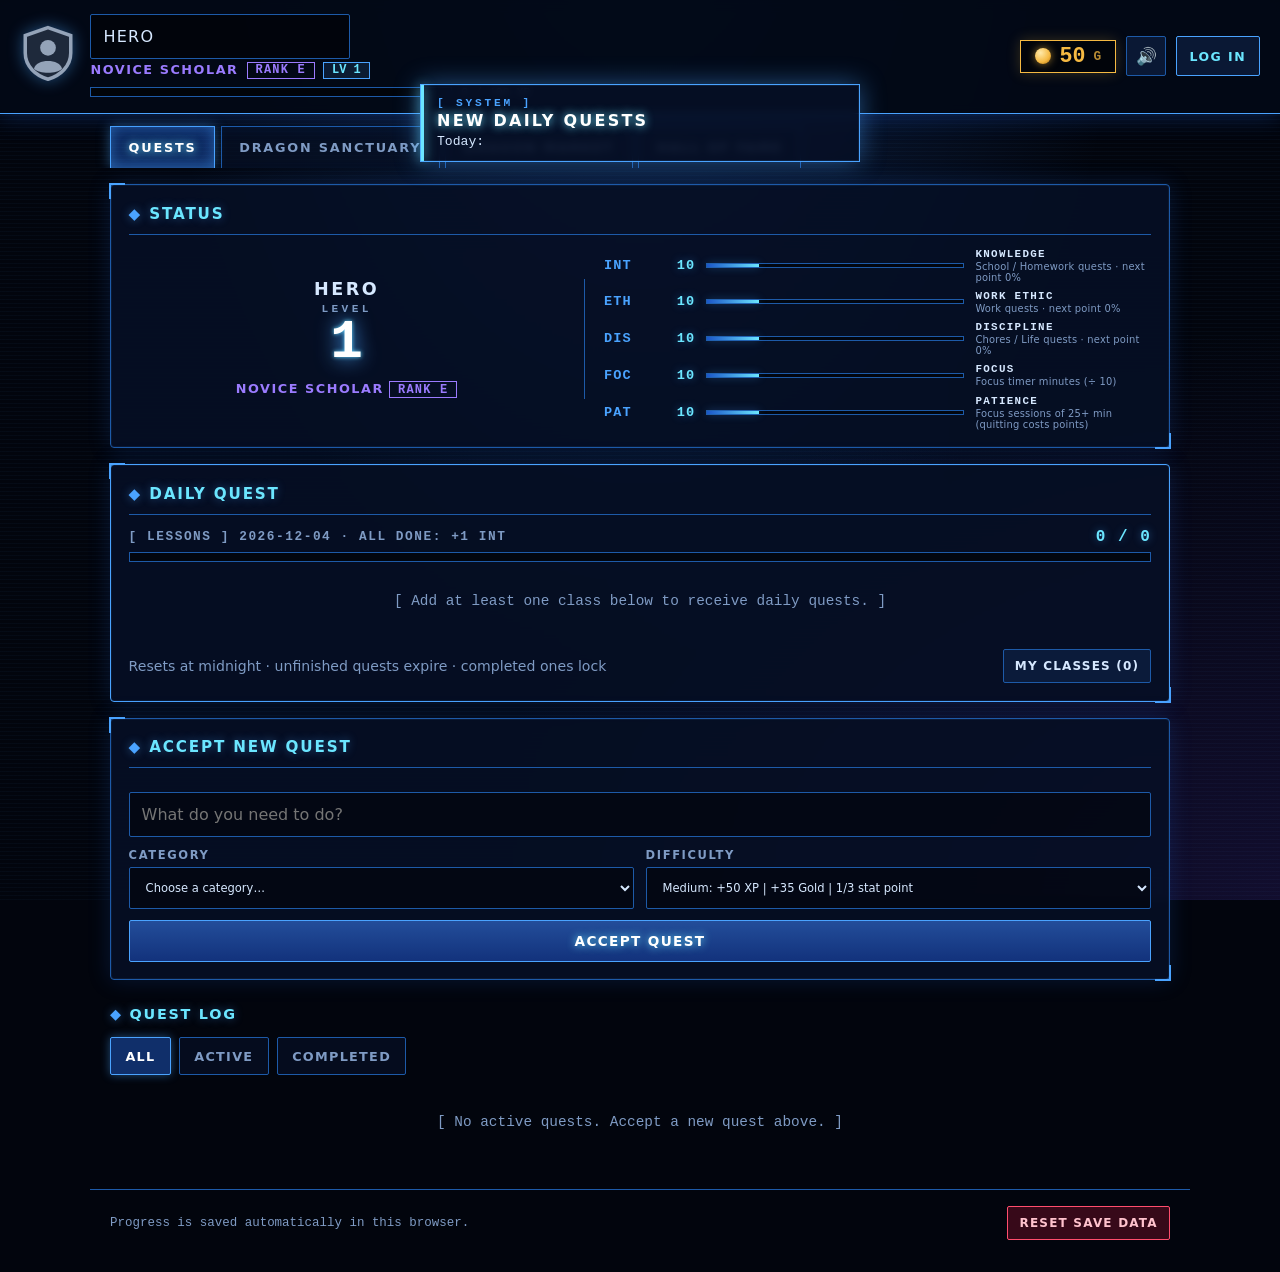
<file: index.html>
<!DOCTYPE html>
<html lang="en">
<head>
  <meta charset="UTF-8">
  <meta name="viewport" content="width=device-width, initial-scale=1">
  <title>Dragon Quest: Tasks &amp; Focus</title>
  <link rel="stylesheet" href="css/styles.css">
</head>
<body>

  <!-- ===== HEADER: player profile + currency ===== -->
  <header class="app-header">
    <div class="profile">
      <div id="avatar" class="avatar" aria-hidden="true"></div>
      <div class="profile-text">
        <input id="playerName" class="name-input" type="text" maxlength="20" aria-label="Player name" spellcheck="false">
        <div class="profile-sub">
          <span id="playerTitle" class="title-badge"></span>
          <span id="playerRank" class="rank-badge"></span>
          <span id="playerLevel" class="level-badge"></span>
        </div>
        <div class="xp-wrap" title="Experience">
          <div class="bar"><div id="xpFill" class="bar-fill"></div></div>
          <span id="xpText" class="bar-label"></span>
        </div>
      </div>
    </div>
    <div class="header-right">
      <div class="gold-counter" title="Gold">
        <span class="coin" aria-hidden="true"></span>
        <span id="goldValue">0</span>
      </div>
      <button id="muteBtn" class="icon-btn" type="button" aria-label="Toggle sound">🔊</button>
      <button id="accountBtn" class="account-btn" type="button" aria-label="Account">LOG IN</button>
    </div>
  </header>

  <!-- ===== NAVIGATION ===== -->
  <nav class="tabs" role="tablist">
    <button class="tab active" data-tab="quests" role="tab" type="button">Quests</button>
    <button class="tab" data-tab="sanctuary" role="tab" type="button">Dragon Sanctuary</button>
    <button class="tab" data-tab="market" role="tab" type="button">Dragon Market</button>
    <button class="tab" data-tab="hall" role="tab" type="button">Hall of Fame</button>
  </nav>

  <main>
    <!-- ===== MODULE B: QUEST BOARD ===== -->
    <section id="tab-quests" class="panel active">
      <!-- Status window: rendered by renderStatus() in tasks.js -->
      <div id="statusWindow" class="card status-window"></div>

      <!-- Daily quests: rendered by renderDaily() in daily.js -->
      <div id="dailyWindow" class="card daily-window"></div>

      <form id="taskForm" class="card task-form" autocomplete="off">
        <h2>Accept New Quest</h2>
        <input id="taskTitle" type="text" maxlength="100" placeholder="What do you need to do?" required aria-label="Task name">
        <div class="form-row">
          <label>Category
            <select id="taskCategory" required>
              <option value="" selected disabled>Choose a category…</option>
              <option value="Homework">School / Homework → trains Knowledge</option>
              <option value="Work">Work → trains Work Ethic</option>
              <option value="Personal">Chores / Life → trains Discipline</option>
            </select>
          </label>
          <label>Difficulty
            <select id="taskDifficulty">
              <option value="Easy">Easy: +25 XP | +15 Gold | 1/5 stat point</option>
              <option value="Medium" selected>Medium: +50 XP | +35 Gold | 1/3 stat point</option>
              <option value="Hard">Hard: +100 XP | +75 Gold | +1 stat point</option>
            </select>
          </label>
        </div>
        <button class="btn primary" type="submit">Accept Quest</button>
      </form>

      <h2 class="section-title">Quest Log</h2>
      <div class="filters" role="group" aria-label="Filter quests">
        <button class="chip active" data-filter="all" type="button">All</button>
        <button class="chip" data-filter="active" type="button">Active</button>
        <button class="chip" data-filter="completed" type="button">Completed</button>
      </div>
      <ul id="taskList" class="task-list"></ul>
    </section>

    <!-- ===== MODULE C: DRAGON SANCTUARY ===== -->
    <section id="tab-sanctuary" class="panel">
      <div class="sanctuary-grid">
        <div class="card dragon-card">
          <div id="dragonStage" class="dragon-stage"></div>
          <input id="dragonName" class="name-input center" type="text" maxlength="20" aria-label="Dragon name" spellcheck="false">
          <div id="dragonMeta" class="dragon-meta"></div>
          <div class="growth-wrap">
            <div class="bar tall"><div id="growthFill" class="bar-fill"></div></div>
            <div class="growth-text"><span id="growthText"></span><span id="speedText"></span></div>
          </div>
          <div id="adultBanner" class="banner hidden">
            Your dragon is fully grown! You can now archive it to the Hall of Fame and purchase a New Egg in the Dragon Market.
          </div>
        </div>

        <div class="card timer-card">
          <h2>Focus Timer</h2>
          <div id="clock" class="clock">25:00</div>
          <div id="presets" class="presets">
            <button class="chip" data-min="15" type="button">15 min</button>
            <button class="chip active" data-min="25" type="button">25 min</button>
            <button class="chip" data-min="45" type="button">45 min</button>
            <button class="chip" data-min="60" type="button">60 min</button>
          </div>
          <label class="custom-min">Custom minutes (1–180)
            <input id="customMin" type="number" min="1" max="180" step="1" placeholder="e.g. 30">
          </label>
          <div class="controls">
            <button id="startBtn" class="btn primary" type="button">Start Focus</button>
            <button id="pauseBtn" class="btn" type="button">Pause</button>
            <button id="abandonBtn" class="btn danger" type="button">Abandon Session</button>
          </div>
          <div id="sessionNote" class="note"></div>
          <div class="items-row">
            <span id="itemBerry" class="item-pill"></span>
            <button id="usePotionBtn" class="btn small" type="button"></button>
          </div>
        </div>
      </div>
    </section>

    <!-- ===== MODULE D: DRAGON MARKET ===== -->
    <section id="tab-market" class="panel"><div id="marketRoot"></div></section>

    <!-- ===== MODULE E: HALL OF FAME ===== -->
    <section id="tab-hall" class="panel"><div id="hallRoot"></div></section>
  </main>

  <footer class="app-footer">
    <span>Progress is saved automatically in this browser.</span>
    <button id="resetBtn" class="btn danger small" type="button">Reset Save Data</button>
  </footer>

  <!-- Overlays -->
  <div id="notifyLayer" class="notify-layer" aria-live="polite"></div>
  <div id="floatLayer" class="float-layer" aria-live="polite"></div>
  <div id="modalRoot"></div>

  <!-- Classic scripts (no modules) so this file works when opened directly. Order matters. -->
  <script src="js/state.js"></script>
  <script src="js/audio.js"></script>
  <script src="js/ui.js"></script>
  <script src="js/dragon.js"></script>
  <script src="js/tasks.js"></script>
  <script src="js/daily.js"></script>
  <script src="js/timer.js"></script>
  <script src="js/shop.js"></script>
  <script src="js/hall.js"></script>
  <!-- Accounts + cloud saves (optional; guest play works without them) -->
  <script src="vendor/supabase/supabase.js"></script>
  <script src="js/supabase-config.js"></script>
  <script src="js/auth.js"></script>
  <script src="js/main.js"></script>
</body>
</html>
</file>
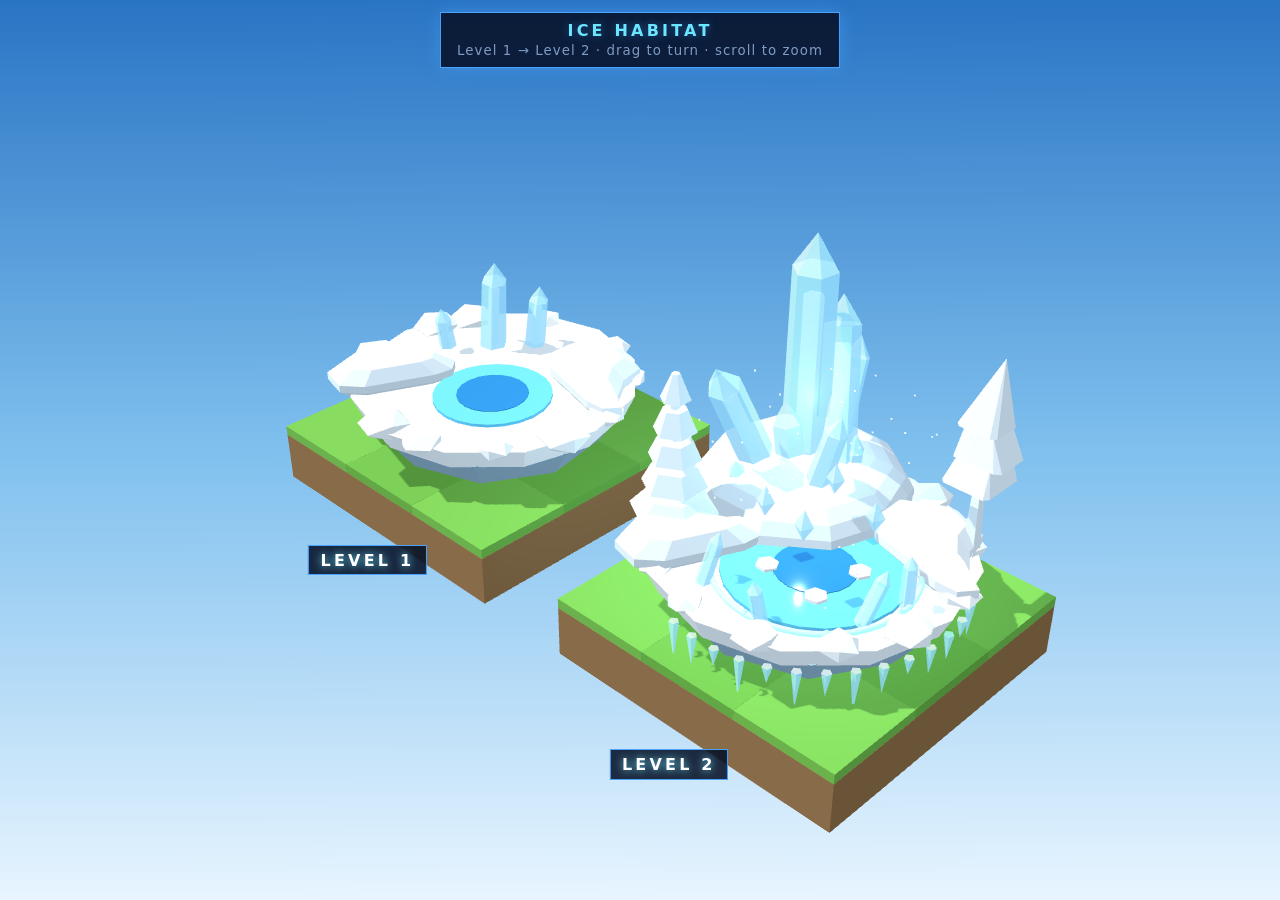
<file: concepts/habitat-preview.html>
<!DOCTYPE html>
<html lang="en">
<head>
<meta charset="UTF-8">
<meta name="viewport" content="width=device-width, initial-scale=1, maximum-scale=1">
<title>Habitat Preview</title>
<style>
  /* Preview page: one element habitat at upgrade levels 1 and 2, side by side.
     Same look as the village (sky, grass plots, System HUD). Drag to turn, scroll to zoom. */
  :root { --panel: rgba(6,16,38,.88); --line-hi: #4aa3ff; --text: #d6e8ff; --muted: #7f9bc4; --cyan: #6be6ff; --glow: rgba(74,163,255,.45); }
  html, body { margin: 0; height: 100%; overflow: hidden; font-family: "Bahnschrift", "Segoe UI", system-ui, sans-serif; color: var(--text); background: #6fb6ea; }
  canvas { display: block; touch-action: none; }
  .win { position: fixed; background: var(--panel); border: 1px solid var(--line-hi); box-shadow: 0 0 16px var(--glow); }
  .title { top: 12px; left: 50%; transform: translateX(-50%); padding: .5rem 1rem; text-align: center; }
  .title b { display: block; color: var(--cyan); letter-spacing: .2em; text-transform: uppercase; text-shadow: 0 0 10px var(--glow); }
  .title small { color: var(--muted); letter-spacing: .08em; }
  .tag { position: fixed; padding: .3rem .7rem; font-weight: 800; letter-spacing: .2em; color: #fff; background: var(--panel); border: 1px solid var(--line-hi); text-shadow: 0 0 8px var(--cyan); transform: translate(-50%, 0); pointer-events: none; }
  .loading { position: fixed; inset: 0; display: grid; place-content: center; background: #02050d; color: var(--cyan); letter-spacing: .3em; font-weight: 700; z-index: 10; }
</style>
</head>
<body>
<div class="loading" id="loading">[ SYSTEM ] LOADING…</div>
<div class="win title"><b>Ice Habitat</b><small>Level 1 → Level 2 · drag to turn · scroll to zoom</small></div>
<div class="tag" id="tag1">LEVEL 1</div>
<div class="tag" id="tag2">LEVEL 2</div>

<script src="../vendor/three/three.min.js"></script>
<script src="../vendor/three/OrbitControls.js"></script>
<script src="../vendor/three/GLTFLoader.js"></script>
<script src="../assets/model-pack.js"></script>
<script>
/* ============================ Shared setup (same conventions as village-3d.html) ============================ */
function col(hex) { return new THREE.Color(hex).convertSRGBToLinear(); }
var renderer = new THREE.WebGLRenderer({ antialias: true });
renderer.setPixelRatio(Math.min(devicePixelRatio, 2)); renderer.setSize(innerWidth, innerHeight);
renderer.shadowMap.enabled = true; renderer.shadowMap.type = THREE.PCFSoftShadowMap; renderer.outputEncoding = THREE.sRGBEncoding;
document.body.prepend(renderer.domElement);
var scene = new THREE.Scene();
scene.background = (function () {
  var c = document.createElement('canvas'); c.width = 4; c.height = 512;
  var x = c.getContext('2d'), g = x.createLinearGradient(0, 0, 0, 512);
  g.addColorStop(0, '#2a74c4'); g.addColorStop(0.5, '#7fc0ee'); g.addColorStop(1, '#e8f5ff');
  x.fillStyle = g; x.fillRect(0, 0, 4, 512); var t = new THREE.CanvasTexture(c); t.encoding = THREE.sRGBEncoding; return t;
})();
var camera = new THREE.PerspectiveCamera(32, innerWidth / innerHeight, 0.1, 200);
camera.position.set(8.5, 8.2, 8.5);
var controls = new THREE.OrbitControls(camera, renderer.domElement);
controls.target.set(0, 0.6, 0); controls.enableDamping = true; controls.enablePan = false;
controls.minDistance = 5; controls.maxDistance = 20; controls.maxPolarAngle = 1.3;
controls.autoRotate = true; controls.autoRotateSpeed = 0.6;
scene.add(new THREE.HemisphereLight('#e2f2ff', '#8a9aa6', 0.8));
var sun = new THREE.DirectionalLight('#fff1d6', 1.05); sun.position.set(-6, 12, 5); sun.castShadow = true;
sun.shadow.mapSize.set(2048, 2048); Object.assign(sun.shadow.camera, { left: -6, right: 6, top: 6, bottom: -6 }); sun.shadow.bias = -0.0006; sun.shadow.normalBias = 0.02;
scene.add(sun);

var KIT = {}, ANIMS = [];
var PALETTE = { leafsGreen: '#4f9e3a', leafsDark: '#2f6e34', grass: '#5fae45', woodBark: '#7a5232', woodBarkDark: '#5e3d26', dirt: '#8a6a45', stone: '#a3a8aa', stoneDark: '#767d80' };
function loadKits(done) {
  var pack = window.MODEL_PACK, keys = Object.keys(pack.glb), left = keys.length, manager = new THREE.LoadingManager();
  manager.setURLModifier(function (url) { for (var k in pack.tex) if (url.slice(-k.length) === k) return pack.tex[k]; return url; });
  var loader = new THREE.GLTFLoader(manager);
  keys.forEach(function (key) {
    var bin = atob(pack.glb[key]), buf = new Uint8Array(bin.length); for (var i = 0; i < bin.length; i++) buf[i] = bin.charCodeAt(i);
    loader.parse(buf.buffer, key.split('/')[0] + '/', function (gltf) {
      gltf.scene.traverse(function (o) { if (o.isMesh) { o.castShadow = o.receiveShadow = true; o.material.metalness = 0; o.material.roughness = Math.max(0.7, o.material.roughness); if (PALETTE[o.material.name]) o.material.color.copy(col(PALETTE[o.material.name])); } });
      KIT[key.split('/')[1]] = gltf.scene; if (--left === 0) done();
    }, function () { if (--left === 0) done(); });
  });
}
function kit(name, x, y, z, rot, scale, parent) {
  var o = KIT[name].clone(true); o.position.set(x, y, z); o.rotation.y = rot || 0;
  if (scale) typeof scale === 'number' ? o.scale.setScalar(scale) : o.scale.set(scale[0], scale[1], scale[2]);
  parent.add(o); return o;
}
function tint(o, color) { o.traverse(function (m) { if (m.isMesh) { m.material = m.material.clone(); m.material.color.copy(col(color)); } }); return o; }
function mesh(geo, mat, x, y, z, parent) { var m = new THREE.Mesh(geo, mat); m.position.set(x, y, z); m.castShadow = m.receiveShadow = true; parent.add(m); return m; }
var rng = (function (s) { return function () { s |= 0; s = s + 0x6D2B79F5 | 0; var t = Math.imul(s ^ s >>> 15, 1 | s); t = t + Math.imul(t ^ t >>> 7, 61 | t) ^ t; return ((t ^ t >>> 14) >>> 0) / 4294967296; }; })(5);

/* ============================ ICE HABITAT ============================
   Own design inspired by "ice crystals around a frozen pool on a snowy base".
   Footprint: 3x3 tiles (radius ~1.5). Level 2 is built ON TOP of level 1 (upgrades add layers). */
var MAT = {
  snow: new THREE.MeshStandardMaterial({ color: col('#e9f3fb'), emissive: col('#cfe8ff'), emissiveIntensity: 0.04, roughness: 0.9, flatShading: true }),
  snowShade: new THREE.MeshStandardMaterial({ color: col('#d8ebfa'), roughness: 0.9, flatShading: true }),
  iceRock: new THREE.MeshStandardMaterial({ color: col('#8fb2c9'), roughness: 0.8, flatShading: true }),
  crystal: new THREE.MeshStandardMaterial({ color: col('#bfefff'), emissive: col('#3fb6f0'), emissiveIntensity: 0.45, roughness: 0.08, metalness: 0.1, transparent: true, opacity: 0.82, flatShading: true }),
  core: new THREE.MeshStandardMaterial({ color: col('#e9fbff'), emissive: col('#8fe3ff'), emissiveIntensity: 0.9, roughness: 0.2, flatShading: true }),
  pool: new THREE.MeshStandardMaterial({ color: col('#6fd0f5'), emissive: col('#1f8fc8'), emissiveIntensity: 0.45, roughness: 0.05, metalness: 0.2 }),
  poolDeep: new THREE.MeshStandardMaterial({ color: col('#2a7fc0'), emissive: col('#164f8a'), emissiveIntensity: 0.4, roughness: 0.1 }),
  rune: new THREE.MeshStandardMaterial({ color: col('#9ff0ff'), emissive: col('#6be6ff'), emissiveIntensity: 1.4, roughness: 0.3 })
};

// Hexagonal ice crystal: glassy prism + pointed tip + glowing inner core.
function iceCrystal(h, r, parent, x, z, tiltX, tiltZ) {
  var g = new THREE.Group(); g.position.set(x, 0, z); g.rotation.set(tiltX || 0, rng() * Math.PI, tiltZ || 0); parent.add(g);
  mesh(new THREE.CylinderGeometry(r, r * 1.08, h, 6), MAT.crystal, 0, h / 2, 0, g);
  mesh(new THREE.ConeGeometry(r, r * 1.6, 6), MAT.crystal, 0, h + r * 0.8, 0, g);
  var core = mesh(new THREE.CylinderGeometry(r * 0.45, r * 0.45, h * 0.85, 6), MAT.core, 0, h * 0.45, 0, g); core.castShadow = false;
  return g;
}
// Snow lump (squashed faceted sphere)
function snowLump(x, y, z, s, parent) { var m = mesh(new THREE.IcosahedronGeometry(s, 0), MAT.snow, x, y, z, parent); m.scale.y = 0.55; m.rotation.y = rng() * 6; return m; }

function iceHabitat(level) {
  var g = new THREE.Group();

  /* ---- LEVEL 1: snowy plateau, small frozen pool, a few young crystals ---- */
  mesh(new THREE.CylinderGeometry(1.3, 1.05, 0.35, 9), MAT.iceRock, 0, 0.17, 0, g);              // icy rock underside
  var slab = mesh(new THREE.CylinderGeometry(1.42, 1.32, 0.22, 12), MAT.snow, 0, 0.44, 0, g);    // snow top
  for (var i = 0; i < 12; i++) { var a = i / 12 * Math.PI * 2 + rng() * 0.3; snowLump(Math.cos(a) * 1.3, 0.55, Math.sin(a) * 1.3, 0.16 + rng() * 0.12, g); }
  var pool = mesh(new THREE.CylinderGeometry(0.58, 0.58, 0.04, 24), MAT.pool, 0.25, 0.56, 0.25, g);
  mesh(new THREE.CylinderGeometry(0.35, 0.35, 0.045, 20), MAT.poolDeep, 0.25, 0.565, 0.25, g);
  var crystalBase = new THREE.Group(); crystalBase.position.y = 0.55; g.add(crystalBase);
  iceCrystal(0.75, 0.13, crystalBase, -0.55, -0.45, 0.12, -0.15);
  iceCrystal(0.5, 0.1, crystalBase, -0.25, -0.75, -0.1, 0.1);
  iceCrystal(0.38, 0.08, crystalBase, -0.85, -0.1, 0.05, 0.25);
  tint(kit('rock_largeA', 0.75, 0.55, -0.55, 0.6, 1.2, g), '#e8f4ff');
  tint(kit('stone_largeA', -0.7, 0.55, 0.75, 2, 1.1, g), '#dceefc');
  // No egg here: eggs live in the Hatchery; the habitat is where the grown dragon will rest.

  if (level >= 2) {
    /* ---- LEVEL 2 adds: snow drift at the back, tall crystal spire cluster, rune ring on a bigger pool,
            floating ice shards, frosted pines, icicles, sparkling snow and a cold glow ---- */
    var drift = mesh(new THREE.SphereGeometry(0.9, 10, 7, 0, Math.PI * 2, 0, Math.PI / 2), MAT.snowShade, -0.6, 0.55, -0.6, g); drift.scale.set(1.1, 0.55, 1.1);
    var spire = new THREE.Group(); spire.position.set(-0.6, 0.78, -0.6); g.add(spire);
    iceCrystal(1.9, 0.2, spire, 0, 0, 0, 0);
    iceCrystal(1.35, 0.16, spire, 0.32, -0.05, 0.05, -0.35);
    iceCrystal(1.2, 0.15, spire, -0.25, 0.25, 0.3, 0.2);
    iceCrystal(0.9, 0.12, spire, 0.05, -0.35, -0.35, 0.05);
    iceCrystal(0.7, 0.1, spire, 0.35, 0.3, 0.25, -0.4);
    // Bigger pool with a glowing rune ring and drifting ice floes
    pool.scale.set(1.35, 1, 1.35);
    var ring = mesh(new THREE.TorusGeometry(0.86, 0.025, 6, 48), MAT.rune, 0.25, 0.585, 0.25, g); ring.rotation.x = Math.PI / 2; ring.castShadow = false;
    for (var r = 0; r < 8; r++) { var ra = r / 8 * Math.PI * 2; var dot = mesh(new THREE.OctahedronGeometry(0.035, 0), MAT.rune, 0.25 + Math.cos(ra) * 0.86, 0.6, 0.25 + Math.sin(ra) * 0.86, g); dot.castShadow = false; }
    [[0.55, 0.05], [-0.05, 0.5], [0.5, 0.55]].forEach(function (f) { var fl = mesh(new THREE.CylinderGeometry(0.1, 0.1, 0.03, 6), MAT.snow, f[0], 0.59, f[1], g); fl.rotation.y = rng() * 3; });
    // Floating shards orbiting above the pool
    var shards = new THREE.Group(); shards.position.set(0.25, 1.2, 0.25); g.add(shards);
    for (var s = 0; s < 4; s++) { var sh = mesh(new THREE.OctahedronGeometry(0.08, 0), MAT.crystal, Math.cos(s * 1.57) * 0.45, Math.sin(s * 2) * 0.1, Math.sin(s * 1.57) * 0.45, shards); sh.scale.y = 1.8; }
    ANIMS.push(function (t) { shards.rotation.y = t * 0.8; shards.position.y = 1.2 + Math.sin(t * 1.5) * 0.06; });
    // Frosted pines and extra crystals along the rim
    tint(kit('tree_pineTallA', 1.0, 0.55, -0.85, 0, 1.25, g), '#e3f3ff');
    tint(kit('tree_pineRoundA', -1.05, 0.55, 0.55, 0, 1.1, g), '#d6ecfb');
    [[0.95, 0.55], [1.05, 0.1], [0.35, 1.05], [-0.3, 1.0]].forEach(function (c) { iceCrystal(0.25 + rng() * 0.2, 0.06, crystalBase, c[0], c[1], (rng() - 0.5) * 0.6, (rng() - 0.5) * 0.6); });
    // Icicles hanging under the front rim
    for (var k = 0; k < 14; k++) {
      var ka = -0.4 + k / 13 * 2.2, len = 0.15 + rng() * 0.3;
      var ic = mesh(new THREE.ConeGeometry(0.045, len, 5), MAT.crystal, Math.cos(ka) * 1.36, 0.33 - len / 2, Math.sin(ka) * 1.36, g); ic.rotation.x = Math.PI;
    }
    // Sparkling snow rising from the pool
    var N = 50, pos = new Float32Array(N * 3);
    for (var p = 0; p < N; p++) { pos[p * 3] = 0.25 + (rng() - 0.5) * 1.4; pos[p * 3 + 1] = 0.6 + rng() * 1.8; pos[p * 3 + 2] = 0.25 + (rng() - 0.5) * 1.4; }
    var pg = new THREE.BufferGeometry(); pg.setAttribute('position', new THREE.BufferAttribute(pos, 3));
    var sparks = new THREE.Points(pg, new THREE.PointsMaterial({ color: col('#ffffff'), size: 0.05, transparent: true, opacity: 0.9 })); g.add(sparks);
    ANIMS.push(function (t, dt) { for (var q = 0; q < N; q++) { pos[q * 3 + 1] += dt * 0.25; if (pos[q * 3 + 1] > 2.5) pos[q * 3 + 1] = 0.6; } pg.attributes.position.needsUpdate = true; });
    var light = new THREE.PointLight('#8fe3ff', 1.1, 4); light.position.set(-0.4, 1.6, -0.4); g.add(light);
  }
  return g;
}

/* ============================ Scene: two 3x3 grass plots ============================ */
function plot(x) {
  var g = new THREE.Group(); g.position.x = x; scene.add(g);
  for (var i = 0; i < 3; i++) for (var j = 0; j < 3; j++) {
    var t = mesh(new THREE.BoxGeometry(1, 0.1, 1), new THREE.MeshStandardMaterial({ color: col((i + j) % 2 ? '#62a843' : '#6bb24a'), roughness: 1 }), i - 1, -0.05, j - 1, g);
    t.castShadow = false;
  }
  var dirt = mesh(new THREE.BoxGeometry(3, 0.5, 3), new THREE.MeshStandardMaterial({ color: col('#8a6a45'), roughness: 1 }), 0, -0.35, 0, g); dirt.castShadow = false;
  return g;
}
var tags = [];
loadKits(function () {
  [[-2, 1], [2, 2]].forEach(function (d) {
    var p = plot(d[0]); p.add(iceHabitat(d[1]));
    tags.push({ el: document.getElementById('tag' + d[1]), pos: new THREE.Vector3(d[0], -0.6, 1.7) });
  });
  document.getElementById('loading').style.display = 'none';
  var clock = new THREE.Clock();
  (function loop() {
    var dt = Math.min(clock.getDelta(), 0.1), t = clock.elapsedTime;
    controls.update();
    ANIMS.forEach(function (fn) { fn(t, dt); });
    tags.forEach(function (tg) {                                     // HTML labels follow the plots
      var v = tg.pos.clone().project(camera);
      tg.el.style.left = ((v.x + 1) / 2 * innerWidth) + 'px'; tg.el.style.top = ((1 - v.y) / 2 * innerHeight) + 'px';
    });
    renderer.render(scene, camera); requestAnimationFrame(loop);
  })();
});
addEventListener('resize', function () { camera.aspect = innerWidth / innerHeight; camera.updateProjectionMatrix(); renderer.setSize(innerWidth, innerHeight); });
</script>
</body>
</html>
</file>
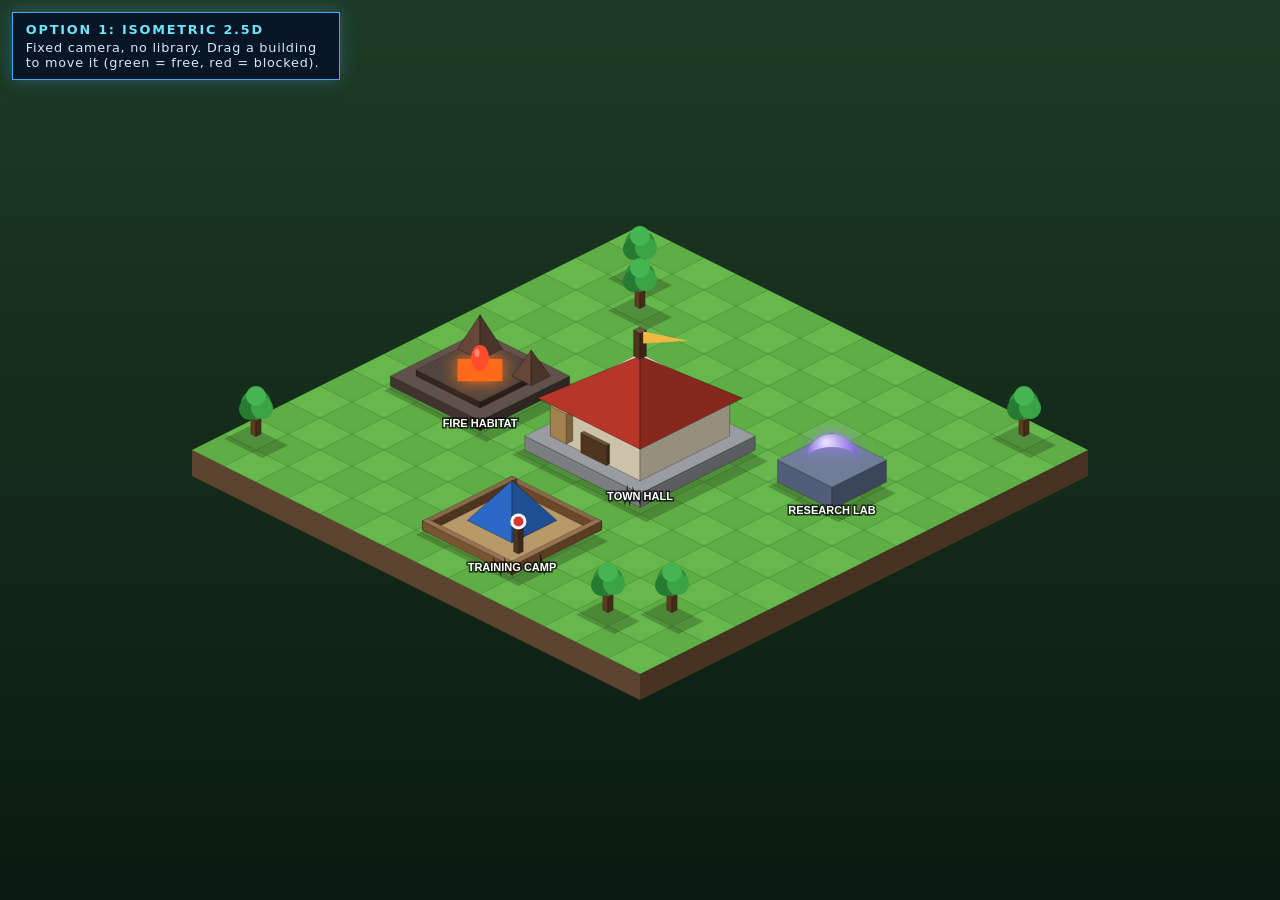
<file: concepts/test-isometric.html>
<!DOCTYPE html>
<html lang="en">
<head>
<meta charset="UTF-8">
<meta name="viewport" content="width=device-width, initial-scale=1">
<title>Village Test: Isometric 2.5D</title>
<style>
  /* Test page: Clash-of-Clans-style isometric village drawn with Canvas 2D, no library. */
  html, body { margin: 0; height: 100%; background: #0b1a10; overflow: hidden; font-family: "Bahnschrift", "Segoe UI", system-ui, sans-serif; }
  canvas { display: block; width: 100%; height: 100%; touch-action: none; }
  .hud { position: fixed; top: 12px; left: 12px; background: rgba(6,16,38,.88); color: #d6e8ff; border: 1px solid #4aa3ff;
         padding: .55rem .8rem; font-size: .8rem; letter-spacing: .06em; box-shadow: 0 0 16px rgba(74,163,255,.35); max-width: 300px; }
  .hud b { color: #6be6ff; letter-spacing: .14em; text-transform: uppercase; display: block; margin-bottom: .2rem; }
</style>
</head>
<body>
<canvas id="c"></canvas>
<div class="hud"><b>Option 1: Isometric 2.5D</b>Fixed camera, no library. Drag a building to move it (green = free, red = blocked).</div>
<script>
/* ======================= Isometric projection ======================= */
var TILE_W = 64, TILE_H = 32, GRID = 14;
var canvas = document.getElementById('c'), ctx = canvas.getContext('2d');
var origin = { x: 0, y: 0 }, dpr = 1;

function resize() {
  dpr = window.devicePixelRatio || 1;
  canvas.width = innerWidth * dpr; canvas.height = innerHeight * dpr;
  // Centre the diamond-shaped grid on screen.
  origin.x = innerWidth / 2;
  origin.y = innerHeight / 2 - (GRID * TILE_H) / 2;
  draw();
}
// Grid (gx, gy) + height z  ->  screen point
function iso(gx, gy, z) { return { x: origin.x + (gx - gy) * TILE_W / 2, y: origin.y + (gx + gy) * TILE_H / 2 - (z || 0) }; }
// Screen point -> grid coordinates (on the ground)
function toGrid(x, y) {
  var a = (x - origin.x) / (TILE_W / 2), b = (y - origin.y) / (TILE_H / 2);
  return { gx: (a + b) / 2, gy: (b - a) / 2 };
}

/* ======================= Drawing primitives ======================= */
function poly(points, fill, stroke) {
  ctx.beginPath();
  points.forEach(function (p, i) { i ? ctx.lineTo(p.x, p.y) : ctx.moveTo(p.x, p.y); });
  ctx.closePath();
  ctx.fillStyle = fill; ctx.fill();
  if (stroke) { ctx.strokeStyle = stroke; ctx.lineWidth = 1; ctx.stroke(); }
}
// Lighten / darken a hex colour: amt -1..1
function shade(hex, amt) {
  var n = parseInt(hex.slice(1), 16), r = n >> 16, g = (n >> 8) & 255, b = n & 255;
  function f(c) { return Math.round(amt < 0 ? c * (1 + amt) : c + (255 - c) * amt); }
  return 'rgb(' + f(r) + ',' + f(g) + ',' + f(b) + ')';
}
// A solid box on footprint (x, y, w, d) from height z0 to z0+h. Light comes from the top-left.
function box(x, y, w, d, z0, h, color) {
  var L = iso(x, y + d, z0), B = iso(x + w, y + d, z0), R = iso(x + w, y, z0);
  var Lt = iso(x, y + d, z0 + h), Bt = iso(x + w, y + d, z0 + h), Rt = iso(x + w, y, z0 + h), Tt = iso(x, y, z0 + h);
  poly([L, B, Bt, Lt], shade(color, -0.12), 'rgba(0,0,0,.25)');   // front-left face
  poly([B, R, Rt, Bt], shade(color, -0.35), 'rgba(0,0,0,.25)');   // front-right face (shadow side)
  poly([Tt, Rt, Bt, Lt], shade(color, 0.12), 'rgba(0,0,0,.2)');   // top face
}
// Pyramid roof over footprint, base at z0, apex height h.
function pyramid(x, y, w, d, z0, h, color) {
  var L = iso(x, y + d, z0), B = iso(x + w, y + d, z0), R = iso(x + w, y, z0), A = iso(x + w / 2, y + d / 2, z0 + h);
  poly([L, B, A], shade(color, -0.05), 'rgba(0,0,0,.3)');
  poly([B, R, A], shade(color, -0.3), 'rgba(0,0,0,.3)');
}
// Soft ground shadow under a footprint
function groundShadow(x, y, w, d) {
  poly([iso(x + .15, y + .35), iso(x + w + .35, y + .35), iso(x + w + .35, y + d + .15), iso(x + .15, y + d + .15)], 'rgba(0,0,0,.22)');
}

/* ======================= Buildings ======================= */
// Each type draws itself at grid (x, y). size = footprint in tiles.
var TYPES = {
  townhall: { size: 4, name: 'Town Hall', draw: function (x, y) {
    box(x + .2, y + .2, 3.6, 3.6, 0, 14, '#8d8f94');               // stone base
    box(x + .6, y + .6, 2.8, 2.8, 14, 38, '#e8dcc0');               // walls
    box(x + .6, y + 3.2, .5, .2, 14, 30, '#b9935a');                // corner beam
    box(x + 1.6, y + 3.35, .8, .1, 14, 20, '#5a3b22');              // door
    pyramid(x + .4, y + .4, 3.2, 3.2, 52, 42, '#c0392b');           // roof
    box(x + 1.9, y + 1.9, .2, .2, 94, 26, '#5a3b22');               // flag pole
    poly([iso(x + 2.1, y + 2, 120), iso(x + 2.1, y + 2, 108), iso(x + 2.9, y + 1.4, 114)], '#f5b942');
  } },
  fire: { size: 3, name: 'Fire Habitat', draw: function (x, y) {
    box(x + .1, y + .1, 2.8, 2.8, 0, 10, '#4a3a33');                // rock base
    box(x + .5, y + .5, 2, 2, 10, 6, '#3a2a24');
    var c = iso(x + 1.5, y + 1.5, 16);                              // lava pool (glowing)
    ctx.save(); ctx.shadowColor = '#ff7a1a'; ctx.shadowBlur = 18;
    poly([iso(x + .8, y + 1.5, 16), iso(x + 1.5, y + 2.2, 16), iso(x + 2.2, y + 1.5, 16), iso(x + 1.5, y + .8, 16)], '#ff6a1a');
    ctx.restore();
    // Rocky spires
    pyramid(x + .3, y + .3, .7, .7, 10, 34, '#6b4a3a'); pyramid(x + 2, y + .4, .6, .6, 10, 26, '#6b4a3a');
    // Egg resting in the lava
    ctx.fillStyle = '#ff4d2e'; ctx.beginPath(); ctx.ellipse(c.x, c.y - 12, 9, 13, 0, 0, Math.PI * 2); ctx.fill();
    ctx.fillStyle = 'rgba(255,255,255,.35)'; ctx.beginPath(); ctx.ellipse(c.x - 3, c.y - 17, 2.5, 4, 0, 0, Math.PI * 2); ctx.fill();
  } },
  camp: { size: 3, name: 'Training Camp', draw: function (x, y) {
    poly([iso(x + .1, y + .1), iso(x + 2.9, y + .1), iso(x + 2.9, y + 2.9), iso(x + .1, y + 2.9)], '#b89a6a');   // dirt yard
    box(x + .1, y + .1, 2.8, .15, 0, 9, '#7a5230'); box(x + .1, y + .1, .15, 2.8, 0, 9, '#7a5230');             // back fences
    pyramid(x + .5, y + .5, 1.4, 1.4, 0, 40, '#2e6fd0');                                                       // tent
    box(x + 2.2, y + 2, .15, .15, 0, 28, '#5a3b22');                                                           // target post
    var t = iso(x + 2.27, y + 2.07, 30); ctx.fillStyle = '#fff'; ctx.beginPath(); ctx.arc(t.x, t.y, 8, 0, 7); ctx.fill();
    ctx.fillStyle = '#d33'; ctx.beginPath(); ctx.arc(t.x, t.y, 5, 0, 7); ctx.fill();
    box(x + .1, y + 2.75, 2.8, .15, 0, 9, '#8a6038'); box(x + 2.75, y + .1, .15, 2.8, 0, 9, '#8a6038');         // front fences
  } },
  lab: { size: 2, name: 'Research Lab', draw: function (x, y) {
    box(x + .15, y + .15, 1.7, 1.7, 0, 22, '#5d6b8a');
    var c = iso(x + 1, y + 1, 22);
    ctx.save(); ctx.shadowColor = '#9b7bff'; ctx.shadowBlur = 16;
    var g = ctx.createRadialGradient(c.x - 6, c.y - 18, 2, c.x, c.y - 8, 30); g.addColorStop(0, '#e6dcff'); g.addColorStop(1, '#6a4bd8');
    ctx.fillStyle = g; ctx.beginPath(); ctx.ellipse(c.x, c.y, 26, 13, 0, Math.PI, 0); ctx.ellipse(c.x, c.y, 26, 26, 0, 0, Math.PI, true); ctx.fill();
    ctx.restore();
  } },
  tree: { size: 1, name: 'Tree', draw: function (x, y) {
    box(x + .42, y + .42, .16, .16, 0, 16, '#6b4423');
    var c = iso(x + .5, y + .5, 30);
    [[0, 0, 15, '#2f8f3a'], [-6, 5, 11, '#277a31'], [6, 4, 11, '#3aa346'], [0, -8, 10, '#45b551']].forEach(function (k) {
      ctx.fillStyle = k[3]; ctx.beginPath(); ctx.arc(c.x + k[0], c.y + k[1], k[2], 0, 7); ctx.fill();
    });
  } }
};

var buildings = [
  { type: 'townhall', x: 5, y: 5 },
  { type: 'fire', x: 1, y: 6 },
  { type: 'camp', x: 6, y: 10 },
  { type: 'lab', x: 10, y: 4 },
  { type: 'tree', x: 1, y: 1 }, { type: 'tree', x: 2, y: 2 }, { type: 'tree', x: 12, y: 11 },
  { type: 'tree', x: 11, y: 12 }, { type: 'tree', x: 0, y: 12 }, { type: 'tree', x: 12, y: 0 }
];

/* ======================= Scene ======================= */
var drag = null;   // { b, offX, offY, x, y, ok }

function overlaps(b, x, y) {
  var s = TYPES[b.type].size;
  if (x < 0 || y < 0 || x + s > GRID || y + s > GRID) return true;
  return buildings.some(function (o) {
    if (o === b) return false;
    var t = TYPES[o.type].size;
    return x < o.x + t && x + s > o.x && y < o.y + t && y + s > o.y;
  });
}

function draw() {
  ctx.setTransform(dpr, 0, 0, dpr, 0, 0);
  // Sky-to-ground backdrop
  var bg = ctx.createLinearGradient(0, 0, 0, innerHeight); bg.addColorStop(0, '#1d3b24'); bg.addColorStop(1, '#0b1a10');
  ctx.fillStyle = bg; ctx.fillRect(0, 0, innerWidth, innerHeight);
  // Island edge (cliff) under the grid
  var T = iso(0, 0), Rr = iso(GRID, 0), Bb = iso(GRID, GRID), Ll = iso(0, GRID);
  poly([Ll, Bb, { x: Bb.x, y: Bb.y + 26 }, { x: Ll.x, y: Ll.y + 26 }], '#5b4330');
  poly([Bb, Rr, { x: Rr.x, y: Rr.y + 26 }, { x: Bb.x, y: Bb.y + 26 }], '#47331f');
  // Checkered grass tiles
  for (var gx = 0; gx < GRID; gx++) for (var gy = 0; gy < GRID; gy++) {
    poly([iso(gx, gy), iso(gx + 1, gy), iso(gx + 1, gy + 1), iso(gx, gy + 1)], (gx + gy) % 2 ? '#5fae45' : '#67b84c');
  }
  // Drag footprint preview
  if (drag) {
    var s = TYPES[drag.b.type].size;
    poly([iso(drag.x, drag.y), iso(drag.x + s, drag.y), iso(drag.x + s, drag.y + s), iso(drag.x, drag.y + s)],
         drag.ok ? 'rgba(80,255,140,.45)' : 'rgba(255,70,90,.45)', drag.ok ? '#50ff8c' : '#ff4660');
  }
  // Painter's algorithm: draw back-to-front by the building's front corner.
  buildings.slice().sort(function (a, b) {
    var pa = drag && drag.b === a ? drag : a, pb = drag && drag.b === b ? drag : b;
    return (pa.x + pa.y + TYPES[a.type].size * 2) - (pb.x + pb.y + TYPES[b.type].size * 2);
  }).forEach(function (b) {
    var p = drag && drag.b === b ? drag : b, t = TYPES[b.type];
    groundShadow(p.x, p.y, t.size, t.size);
    t.draw(p.x, p.y);
    if (b.type !== 'tree') {
      var lp = iso(p.x + t.size / 2, p.y + t.size / 2, 0);
      ctx.font = '700 11px Bahnschrift, Segoe UI, sans-serif'; ctx.textAlign = 'center';
      ctx.lineWidth = 3; ctx.strokeStyle = 'rgba(0,0,0,.7)'; ctx.strokeText(t.name.toUpperCase(), lp.x, lp.y + t.size * 9 + 14);
      ctx.fillStyle = '#fff'; ctx.fillText(t.name.toUpperCase(), lp.x, lp.y + t.size * 9 + 14);
    }
  });
}

/* ======================= Drag & drop ======================= */
function pointerGrid(e) { var r = canvas.getBoundingClientRect(); return toGrid(e.clientX - r.left, e.clientY - r.top); }
canvas.addEventListener('pointerdown', function (e) {
  var g = pointerGrid(e);
  // Pick the front-most building whose footprint contains the tile.
  var hit = buildings.filter(function (b) { var s = TYPES[b.type].size; return g.gx >= b.x && g.gx < b.x + s && g.gy >= b.y && g.gy < b.y + s; })
                     .sort(function (a, b) { return (b.x + b.y) - (a.x + a.y); })[0];
  if (!hit) return;
  drag = { b: hit, offX: g.gx - hit.x, offY: g.gy - hit.y, x: hit.x, y: hit.y, ok: true };
  canvas.setPointerCapture(e.pointerId);
  draw();
});
canvas.addEventListener('pointermove', function (e) {
  if (!drag) return;
  var g = pointerGrid(e);
  drag.x = Math.round(g.gx - drag.offX); drag.y = Math.round(g.gy - drag.offY);
  drag.ok = !overlaps(drag.b, drag.x, drag.y);
  draw();
});
canvas.addEventListener('pointerup', function () {
  if (!drag) return;
  if (drag.ok) { drag.b.x = drag.x; drag.b.y = drag.y; }
  drag = null; draw();
});

addEventListener('resize', resize);
resize();
</script>
</body>
</html>
</file>
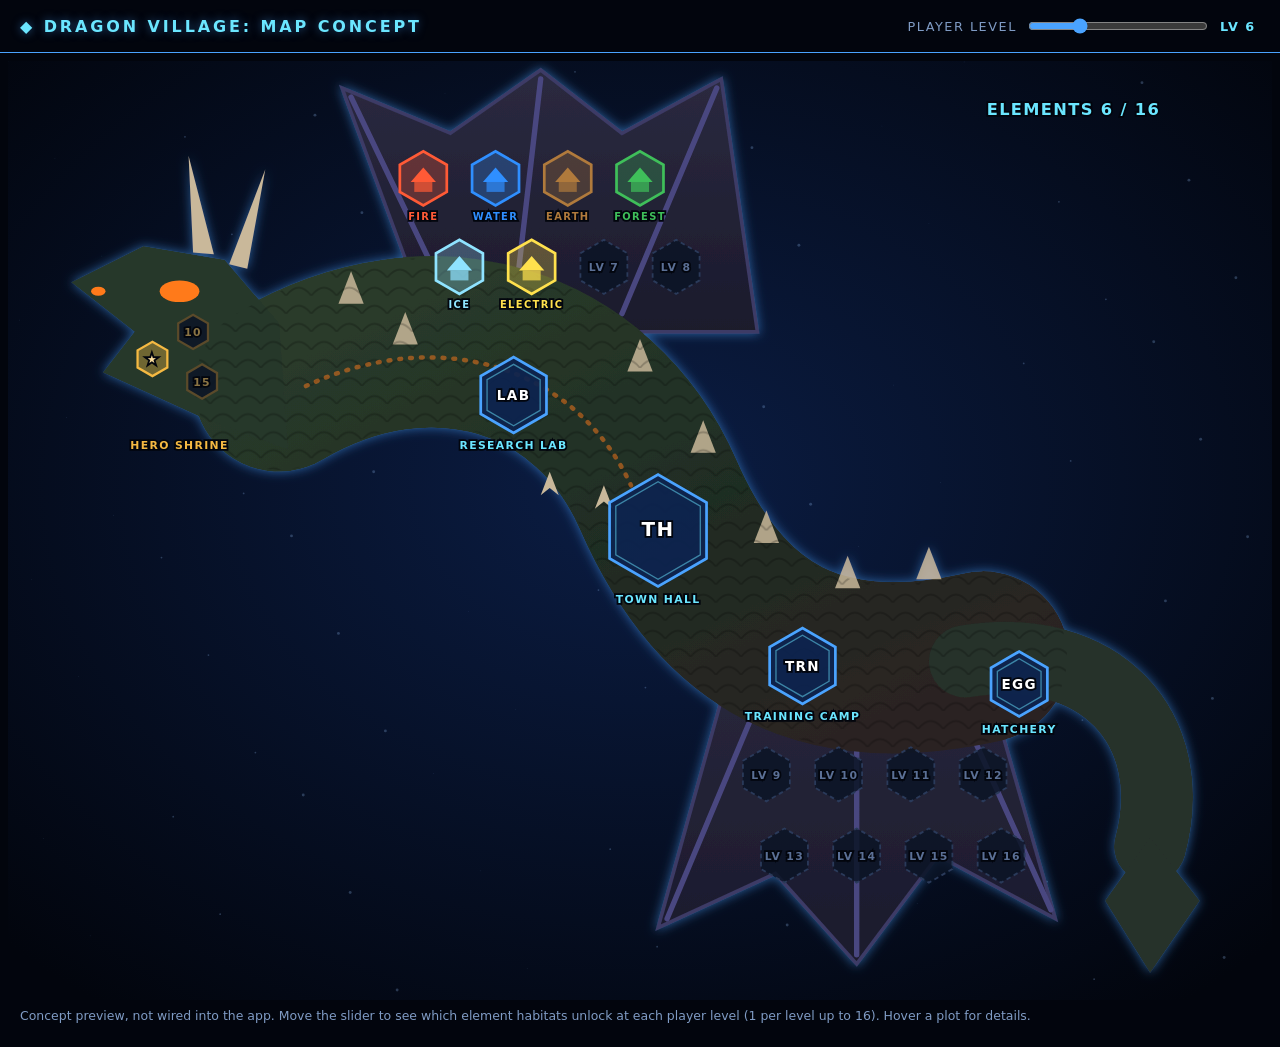
<file: concepts/village-map.html>
<!DOCTYPE html>
<html lang="en">
<head>
<meta charset="UTF-8">
<meta name="viewport" content="width=device-width, initial-scale=1">
<title>Dragon Village Map (concept)</title>
<style>
  /* Concept only: a standalone preview of the Phase 3 village map.
     Same "System" palette as the app (css/styles.css). */
  :root { --bg: #02050d; --line: #1d5aa8; --line-hi: #4aa3ff; --text: #d6e8ff; --muted: #7f9bc4; --cyan: #6be6ff; --gold: #f5b942; }
  * { box-sizing: border-box; }
  body { margin: 0; background: var(--bg); color: var(--text); font-family: "Bahnschrift", "Segoe UI", system-ui, sans-serif; }
  header { padding: 1rem 1.25rem; border-bottom: 1px solid var(--line-hi); display: flex; justify-content: space-between; align-items: center; gap: 1rem; flex-wrap: wrap; }
  h1 { margin: 0; font-size: 1rem; letter-spacing: .18em; text-transform: uppercase; color: var(--cyan); text-shadow: 0 0 10px rgba(74,163,255,.5); }
  .ctrl { font-size: .8rem; letter-spacing: .12em; text-transform: uppercase; color: var(--muted); display: flex; align-items: center; gap: .6rem; }
  input[type=range] { accent-color: var(--line-hi); width: 180px; }
  #lvl { color: var(--cyan); font-weight: 700; min-width: 2.5rem; }
  .wrap { max-width: 1400px; margin: 0 auto; padding: .5rem; }
  svg { width: 100%; height: auto; display: block; }
  .tip { position: fixed; pointer-events: none; background: rgba(6,16,38,.95); border: 1px solid var(--line-hi); padding: .45rem .7rem; font-size: .8rem; box-shadow: 0 0 16px rgba(74,163,255,.4); display: none; max-width: 260px; }
  .tip b { color: var(--cyan); letter-spacing: .08em; text-transform: uppercase; }
  footer { color: var(--muted); font-size: .78rem; padding: 0 1.25rem 1.5rem; max-width: 1400px; margin: 0 auto; }
  .plot { cursor: pointer; }
  .plot:hover .hex { filter: brightness(1.35) drop-shadow(0 0 8px currentColor); }
  @media (prefers-reduced-motion: no-preference) { .lava { animation: glow 3s ease-in-out infinite; } }
  @keyframes glow { 50% { opacity: .65; } }
</style>
</head>
<body>
<header>
  <h1>◆ Dragon Village: Map Concept</h1>
  <label class="ctrl">Player level <input id="level" type="range" min="1" max="20" value="6"> <span id="lvl"></span></label>
</header>
<div class="wrap"><svg id="map" viewBox="0 0 1400 1040" role="img" aria-label="Concept map of a dragon-shaped village island"></svg></div>
<footer>Concept preview, not wired into the app. Move the slider to see which element habitats unlock at each player level (1 per level up to 16). Hover a plot for details.</footer>
<div id="tip" class="tip"></div>

<script>
/* ---------- Data ---------- */
var ELEMENTS = [
  ['Fire', '#ff5a36'], ['Water', '#2f8fff'], ['Earth', '#b07a3c'], ['Forest', '#3fbf5a'],
  ['Ice', '#8fe3ff'], ['Electric', '#ffe14d'], ['Wind', '#b8f0d0'], ['Metal', '#a9b4c2'],
  ['Light', '#fff3b0'], ['Dark', '#7b5bd8'], ['Poison', '#9be22d'], ['Crystal', '#ff7ad9'],
  ['Storm', '#8a7dff'], ['Spirit', '#5ee6c8'], ['Time', '#e0b25a'], ['Cosmic', '#c04dff']
];
// Habitat plot centres: left wing = levels 1-8, right wing = levels 9-16.
var HABITATS = [
  [460, 130], [540, 130], [620, 130], [700, 130], [500, 228], [580, 228], [660, 228], [740, 228],
  [840, 790], [920, 790], [1000, 790], [1080, 790], [860, 880], [940, 880], [1020, 880], [1100, 880]
];
// Core buildings: [x, y, radius, name, description, icon]
var BUILDINGS = [
  [720, 520, 62, 'Town Hall', 'Heart of the village. Its level follows your player level and gates every other building.', 'TH'],
  [560, 370, 42, 'Research Lab', 'Researches dragon evolution (Egg → Hatchling → Juvenile → Adult).', 'LAB'],
  [880, 670, 42, 'Training Camp', 'Levels dragons up, one at a time, like the Clash of Clans Laboratory.', 'TRN'],
  [1120, 690, 36, 'Hatchery', 'Breeding nest: produces a new egg when you want one.', 'EGG']
];
var HERO_ALTARS = [[160, 330], [205, 300], [215, 355]];

/* ---------- SVG helpers ---------- */
var NS = 'http://www.w3.org/2000/svg';
var svg = document.getElementById('map');
function el(tag, attrs, parent) {
  var n = document.createElementNS(NS, tag);
  for (var k in attrs) n.setAttribute(k, attrs[k]);
  (parent || svg).appendChild(n);
  return n;
}
function hexPoints(cx, cy, r) {
  var p = [];
  for (var i = 0; i < 6; i++) { var a = Math.PI / 3 * i + Math.PI / 6; p.push((cx + r * Math.cos(a)).toFixed(1) + ',' + (cy + r * Math.sin(a)).toFixed(1)); }
  return p.join(' ');
}
var tip = document.getElementById('tip');
function addTip(node, html) {
  node.addEventListener('mousemove', function (e) { tip.innerHTML = html; tip.style.display = 'block'; tip.style.left = (e.clientX + 14) + 'px'; tip.style.top = (e.clientY + 14) + 'px'; });
  node.addEventListener('mouseleave', function () { tip.style.display = 'none'; });
}

/* ---------- Static terrain (drawn once) ---------- */
function drawTerrain() {
  var defs = el('defs', {});
  defs.innerHTML =
    '<radialGradient id="abyss" cx="50%" cy="45%" r="70%"><stop offset="0" stop-color="#0b1d44"/><stop offset="1" stop-color="#02050d"/></radialGradient>' +
    '<linearGradient id="land" x1="0" y1="0" x2="1" y2="1"><stop offset="0" stop-color="#2a3b2a"/><stop offset=".55" stop-color="#1f2d24"/><stop offset="1" stop-color="#2b2420"/></linearGradient>' +
    '<linearGradient id="wing" x1="0" y1="0" x2="0" y2="1"><stop offset="0" stop-color="#2b2a40"/><stop offset="1" stop-color="#1b1a2c"/></linearGradient>' +
    '<filter id="rim" x="-10%" y="-10%" width="120%" height="120%"><feDropShadow dx="0" dy="0" stdDeviation="6" flood-color="#4aa3ff" flood-opacity=".55"/></filter>' +
    '<pattern id="scales" width="28" height="20" patternUnits="userSpaceOnUse"><path d="M0 20 Q14 2 28 20" fill="none" stroke="#000" stroke-opacity=".22" stroke-width="2"/></pattern>';
  el('rect', { x: 0, y: 0, width: 1400, height: 1040, fill: 'url(#abyss)' });
  // Faint stars / embers in the abyss
  for (var i = 0; i < 90; i++) el('circle', { cx: (i * 157) % 1400, cy: (i * 263) % 1040, r: (i % 3) * .6 + .4, fill: '#9cc8ff', opacity: .25 });

  var island = el('g', { filter: 'url(#rim)' });
  // Wings (membrane plateaus)
  el('polygon', { points: '470,300 370,30 490,80 590,10 680,80 790,20 830,300', fill: 'url(#wing)', stroke: '#3c3a66', 'stroke-width': 4 }, island);
  el('polygon', { points: '820,600 720,960 850,900 940,1000 1030,880 1160,950 1060,600', fill: 'url(#wing)', stroke: '#3c3a66', 'stroke-width': 4 }, island);
  // Wing bones
  [['500,290 380,40'], ['560,280 590,20'], ['680,280 785,30'], ['860,640 730,950'], ['940,650 940,990'], ['1020,640 1155,940']].forEach(function (b) {
    var p = b[0].split(' ');
    el('line', { x1: p[0].split(',')[0], y1: p[0].split(',')[1], x2: p[1].split(',')[0], y2: p[1].split(',')[1], stroke: '#4a4780', 'stroke-width': 6, 'stroke-linecap': 'round' }, island);
  });
  // Body (thick stroked curve) + tail
  var bodyD = 'M300 360 C 470 260, 650 320, 720 480 S 900 700, 1080 660';
  el('path', { d: bodyD, fill: 'none', stroke: 'url(#land)', 'stroke-width': 190, 'stroke-linecap': 'round' }, island);
  el('path', { d: 'M1060 665 C 1210 640, 1300 740, 1265 870', fill: 'none', stroke: '#26302a', 'stroke-width': 80, 'stroke-linecap': 'round' }, island);
  el('path', { d: 'M1265 860 L1215 930 L1265 1010 L1320 930 Z', fill: '#26302a' }, island);
  // Head
  el('path', { d: 'M300 290 L240 220 L150 205 L70 245 L140 300 L105 345 L215 395 L310 430 Z', fill: '#28372b' }, island);
  // Horns
  el('path', { d: 'M245 225 L285 120 L265 230 Z M205 212 L200 105 L228 214 Z', fill: '#c9b89a' }, island);
  // Back spikes along the body
  [[380, 255], [440, 300], [700, 330], [770, 420], [840, 520], [930, 570], [1020, 560]].forEach(function (s) {
    el('path', { d: 'M' + (s[0] - 14) + ' ' + (s[1] + 14) + ' L' + s[0] + ' ' + (s[1] - 22) + ' L' + (s[0] + 14) + ' ' + (s[1] + 14) + ' Z', fill: '#c9b89a', opacity: .85 }, island);
  });
  // Scale texture over the body
  el('path', { d: bodyD, fill: 'none', stroke: 'url(#scales)', 'stroke-width': 186, 'stroke-linecap': 'round' });
  // Lava eye + nostril pools, lava river along the spine
  el('ellipse', { cx: 190, cy: 255, rx: 22, ry: 12, fill: '#ff7a1a', class: 'lava' });
  el('ellipse', { cx: 100, cy: 255, rx: 8, ry: 5, fill: '#ff7a1a', class: 'lava' });
  el('path', { d: 'M330 360 C 480 290, 630 340, 690 470', fill: 'none', stroke: '#ff7a1a', 'stroke-width': 5, opacity: .5, class: 'lava', 'stroke-dasharray': '2 10', 'stroke-linecap': 'round' });
  // Claws (decor)
  [[600, 455], [660, 470]].forEach(function (c) { el('path', { d: 'M' + c[0] + ' ' + c[1] + ' l-10 26 l10 -8 l10 8 z', fill: '#c9b89a' }); });
}

/* ---------- Plots (redrawn when the level changes) ---------- */
var plotLayer = el('g', {});
function label(x, y, text, size, color, parent) {
  var t = el('text', { x: x, y: y, 'text-anchor': 'middle', 'font-size': size, fill: color, 'font-weight': 700, 'letter-spacing': '1.5', style: 'paint-order:stroke;stroke:#02050d;stroke-width:4px' }, parent);
  t.textContent = text;
  return t;
}

function drawPlots(level) {
  plotLayer.innerHTML = '';
  document.getElementById('lvl').textContent = 'LV ' + level;

  // 16 element habitats
  HABITATS.forEach(function (pos, i) {
    var e = ELEMENTS[i], unlockAt = i + 1, open = level >= unlockAt;
    var g = el('g', { class: 'plot', style: 'color:' + e[1] }, plotLayer);
    el('polygon', { class: 'hex', points: hexPoints(pos[0], pos[1], 30), fill: open ? e[1] : '#0b1426', 'fill-opacity': open ? .28 : .85,
      stroke: open ? e[1] : '#2a3a5a', 'stroke-width': open ? 3 : 2, 'stroke-dasharray': open ? '' : '5 4' }, g);
    if (open) {
      // A tiny "habitat" glyph: little roof + den
      el('path', { d: 'M' + (pos[0] - 14) + ' ' + (pos[1] + 4) + ' L' + pos[0] + ' ' + (pos[1] - 12) + ' L' + (pos[0] + 14) + ' ' + (pos[1] + 4) + ' Z', fill: e[1] }, g);
      el('rect', { x: pos[0] - 10, y: pos[1] + 4, width: 20, height: 11, fill: e[1], opacity: .7 }, g);
      label(pos[0], pos[1] + 46, e[0].toUpperCase(), 11, e[1], g);
    } else {
      label(pos[0], pos[1] + 5, 'LV ' + unlockAt, 12, '#5b7096', g);
    }
    addTip(g, '<b>' + e[0] + ' Habitat</b><br>' + (open ? 'Unlocked. Upgrading adds new structures inside the habitat.' : 'Unlocks at player level ' + unlockAt + '.'));
  });

  // Core buildings
  BUILDINGS.forEach(function (b) {
    var g = el('g', { class: 'plot', style: 'color:#6be6ff' }, plotLayer);
    el('polygon', { class: 'hex', points: hexPoints(b[0], b[1], b[2]), fill: '#0d2350', 'fill-opacity': .92, stroke: '#4aa3ff', 'stroke-width': 3 }, g);
    el('polygon', { points: hexPoints(b[0], b[1], b[2] - 8), fill: 'none', stroke: '#6be6ff', 'stroke-opacity': .5, 'stroke-width': 1.5 }, g);
    label(b[0], b[1] + 6, b[5], b[2] > 50 ? 22 : 15, '#ffffff', g);
    label(b[0], b[1] + b[2] + 18, b[3].toUpperCase(), 12, '#6be6ff', g);
    addTip(g, '<b>' + b[3] + '</b><br>' + b[4]);
  });

  // Hero Shrine: 3 altars on the dragon's head (unlock at levels 5, 10, 15 in this concept)
  var hero = el('g', { class: 'plot', style: 'color:#f5b942' }, plotLayer);
  HERO_ALTARS.forEach(function (a, i) {
    var open = level >= (i + 1) * 5;
    el('polygon', { class: 'hex', points: hexPoints(a[0], a[1], 19), fill: open ? '#f5b942' : '#0b1426', 'fill-opacity': open ? .35 : .85, stroke: open ? '#f5b942' : '#5b4a2a', 'stroke-width': 2.5 }, hero);
    label(a[0], a[1] + 5, open ? '★' : String((i + 1) * 5), 12, open ? '#ffe2a0' : '#8a7444', hero);
  });
  label(190, 430, 'HERO SHRINE', 12, '#f5b942', hero);
  addTip(hero, '<b>Hero Shrine</b><br>Up to 3 Hero dragons of the highest rarity. Concept: one altar unlocks at levels 5, 10 and 15.');

  // Status line (System style)
  label(1180, 60, 'ELEMENTS ' + Math.min(level, 16) + ' / 16', 18, '#6be6ff', plotLayer);
  if (level > 16) label(1180, 88, 'LEVEL-UPS NOW GRANT GOLD', 13, '#f5b942', plotLayer);
}

drawTerrain();
svg.appendChild(plotLayer);
var slider = document.getElementById('level');
slider.addEventListener('input', function () { drawPlots(Number(slider.value)); });
drawPlots(Number(slider.value));
</script>
</body>
</html>
</file>
<file: css/styles.css>
/* ==========================================================================
   styles.css: "System" interface theme (Solo Leveling inspired).
   Dark void + translucent blue holographic windows with glowing borders and
   corner brackets. All colors live in the :root tokens below.
   ========================================================================== */
:root {
  --bg: #02050d;
  --panel: rgba(6, 16, 38, .86);
  --panel-2: rgba(14, 32, 66, .75);
  --line: #1d5aa8;
  --line-hi: #4aa3ff;
  --glow: rgba(74, 163, 255, .45);
  --text: #d6e8ff;
  --muted: #7f9bc4;
  --accent: #4aa3ff;
  --cyan: #6be6ff;
  --violet: #9b7bff;
  --gold: #f5b942;       /* currency + rewards only, so Gold pops on the blue UI */
  --green: #34d399;
  --red: #ff4d6d;
  --radius: 4px;
  --font: "Bahnschrift", "Segoe UI", system-ui, -apple-system, Roboto, sans-serif;
  --mono: "Cascadia Mono", Consolas, "Courier New", monospace;
}
* { box-sizing: border-box; }
html { -webkit-text-size-adjust: 100%; }
body {
  margin: 0; color: var(--text); font-family: var(--font); line-height: 1.45; min-height: 100vh;
  background-color: var(--bg);
  background-image:
    radial-gradient(ellipse at 50% -20%, rgba(40, 110, 230, .28) 0, transparent 55%),
    radial-gradient(ellipse at 100% 100%, rgba(100, 60, 220, .16) 0, transparent 45%),
    repeating-linear-gradient(0deg, rgba(74, 163, 255, .035) 0 1px, transparent 1px 4px);
  background-attachment: fixed;
}
h1, h2, h3 { margin: 0 0 .5rem; font-weight: 700; letter-spacing: .12em; text-transform: uppercase; }
h2 { font-size: 1rem; } h3 { font-size: .95rem; }
p { margin: .35rem 0; }
.muted { color: var(--muted); font-size: .88rem; }
.hidden { display: none !important; }
:focus-visible { outline: 2px solid var(--cyan); outline-offset: 2px; }

/* ----- System window (every .card) ----- */
.card {
  position: relative; background: var(--panel); border: 1px solid var(--line); border-radius: var(--radius); padding: 1.1rem;
  box-shadow: 0 0 0 1px rgba(74, 163, 255, .08) inset, 0 0 22px rgba(30, 90, 200, .22);
  backdrop-filter: blur(3px);
}
.card::before, .card::after { content: ""; position: absolute; width: 14px; height: 14px; pointer-events: none; border: 2px solid var(--line-hi); }
.card::before { top: -2px; left: -2px; border-right: none; border-bottom: none; }
.card::after { bottom: -2px; right: -2px; border-left: none; border-top: none; }
.card > h2:first-child, .window-title {
  color: var(--cyan); font-size: .95rem; padding-bottom: .55rem; margin-bottom: .8rem;
  border-bottom: 1px solid var(--line); text-shadow: 0 0 10px var(--glow);
}
.card > h2:first-child::before, .window-title::before { content: "◆ "; color: var(--accent); }

/* ----- Header ----- */
.app-header {
  display: flex; justify-content: space-between; align-items: center; gap: 1rem; flex-wrap: wrap;
  padding: .9rem 1.25rem; background: rgba(3, 9, 22, .93); border-bottom: 1px solid var(--line-hi);
  box-shadow: 0 2px 22px rgba(30, 100, 230, .3); position: sticky; top: 0; z-index: 20; backdrop-filter: blur(6px);
}
.profile { display: flex; align-items: center; gap: .9rem; flex: 1 1 320px; min-width: 0; }
.avatar { flex: none; filter: drop-shadow(0 0 8px var(--glow)); }
.profile-text { flex: 1; min-width: 0; }
.name-input {
  background: transparent; border: 1px dashed transparent; color: var(--text); font: 700 1.15rem var(--font);
  letter-spacing: .08em; text-transform: uppercase; padding: .1rem .35rem; border-radius: 2px; width: 100%; max-width: 260px;
}
.name-input:hover, .name-input:focus { border-color: var(--line); background: rgba(0, 0, 0, .3); }
.name-input.center { text-align: center; margin: .5rem auto; display: block; }
.profile-sub { display: flex; gap: .5rem; align-items: center; margin: .15rem 0 .35rem; flex-wrap: wrap; }
.title-badge { color: var(--violet); font-size: .8rem; font-weight: 700; letter-spacing: .12em; text-transform: uppercase; }
.level-badge { border: 1px solid var(--line-hi); color: var(--cyan); font: 700 .75rem var(--mono); padding: .05rem .5rem; background: rgba(74, 163, 255, .12); }
.rank-badge { border: 1px solid var(--violet); color: var(--violet); font: 700 .75rem var(--mono); padding: .05rem .5rem; letter-spacing: .1em; }
.xp-wrap { display: flex; align-items: center; gap: .6rem; max-width: 440px; }
.bar { flex: 1; height: 10px; background: rgba(0, 0, 0, .55); border: 1px solid var(--line); position: relative; overflow: hidden; }
.bar.tall { height: 16px; }
.bar-fill {
  height: 100%; width: 0; transition: width .7s ease;
  background: linear-gradient(90deg, #1b56c8, var(--accent) 70%, var(--cyan)); box-shadow: 0 0 12px var(--glow);
}
#growthFill { background: linear-gradient(90deg, #0d8f6e, var(--green)); box-shadow: 0 0 12px rgba(52, 211, 153, .4); }
.bar-label { font: .72rem var(--mono); color: var(--muted); white-space: nowrap; }
.header-right { display: flex; align-items: center; gap: .6rem; }
.gold-counter {
  display: flex; align-items: center; gap: .5rem; font: 700 1.35rem var(--mono); color: var(--gold);
  background: rgba(0, 0, 0, .5); border: 1px solid var(--gold); padding: .2rem .9rem; box-shadow: 0 0 14px rgba(245, 185, 66, .22);
}
.gold-counter::after { content: "G"; font-size: .8rem; opacity: .75; }
.coin { width: 16px; height: 16px; border-radius: 50%; background: radial-gradient(circle at 35% 30%, #ffe9a8, var(--gold) 60%, #a86a0a); box-shadow: 0 0 8px rgba(245, 185, 66, .6); }
.icon-btn { background: rgba(14, 32, 66, .7); border: 1px solid var(--line); color: var(--text); width: 40px; height: 40px; cursor: pointer; font-size: 1.05rem; border-radius: 2px; }
.icon-btn:hover { border-color: var(--cyan); box-shadow: 0 0 10px var(--glow); }

/* ----- Tabs ----- */
.tabs { display: flex; gap: .35rem; padding: .8rem 1.25rem 0; overflow-x: auto; max-width: 1100px; margin: 0 auto; scrollbar-width: none; }
.tabs::-webkit-scrollbar { display: none; }
.tab {
  flex: none; background: rgba(6, 16, 38, .7); color: var(--muted); border: 1px solid var(--line); border-bottom: none;
  padding: .6rem 1.1rem; cursor: pointer; font: 700 .8rem var(--font); letter-spacing: .14em; text-transform: uppercase; min-height: 42px;
}
.tab:hover { color: var(--text); }
.tab.active { color: #fff; background: rgba(30, 90, 200, .45); border-color: var(--line-hi); box-shadow: 0 -2px 14px var(--glow) inset, 0 0 12px var(--glow); text-shadow: 0 0 8px var(--cyan); }
main { max-width: 1100px; margin: 0 auto; padding: 1rem 1.25rem 2rem; }
.panel { display: none; animation: fade .3s ease; }
.panel.active { display: block; }
@keyframes fade { from { opacity: 0; transform: translateY(6px); } to { opacity: 1; transform: none; } }

/* ----- Buttons, chips, inputs ----- */
.btn {
  background: rgba(14, 32, 66, .75); color: var(--text); border: 1px solid var(--line); border-radius: 2px;
  padding: .6rem 1rem; font: 700 .85rem var(--font); letter-spacing: .1em; text-transform: uppercase; cursor: pointer; min-height: 42px;
  transition: box-shadow .15s, border-color .15s, background .15s;
}
.btn:hover:not(:disabled) { border-color: var(--cyan); box-shadow: 0 0 14px var(--glow); background: rgba(30, 90, 200, .35); }
.btn.primary { border-color: var(--line-hi); background: linear-gradient(180deg, rgba(60, 130, 255, .55), rgba(30, 80, 200, .55)); color: #fff; text-shadow: 0 0 8px var(--cyan); }
.btn.danger { border-color: var(--red); color: #ffc2cd; background: rgba(120, 15, 40, .45); }
.btn.danger:hover:not(:disabled) { box-shadow: 0 0 14px rgba(255, 77, 109, .5); border-color: var(--red); background: rgba(160, 20, 50, .55); }
.btn.small { padding: .35rem .7rem; min-height: 34px; font-size: .75rem; }
.btn:disabled { opacity: .4; cursor: not-allowed; }
.btn small { text-transform: none; letter-spacing: 0; font-weight: 500; opacity: .85; }
.chip { background: rgba(6, 16, 38, .7); color: var(--muted); border: 1px solid var(--line); border-radius: 2px; padding: .4rem .9rem; cursor: pointer; font: 700 .8rem var(--font); letter-spacing: .1em; text-transform: uppercase; min-height: 38px; }
.chip.active { color: #fff; border-color: var(--line-hi); background: rgba(30, 90, 200, .5); box-shadow: 0 0 10px var(--glow); }
.chip:disabled { opacity: .45; cursor: not-allowed; }
input[type=text], input[type=number], input[type=email], input[type=password], select {
  width: 100%; background: rgba(0, 0, 0, .45); color: var(--text); border: 1px solid var(--line); border-radius: 2px; padding: .6rem .75rem; font: inherit; min-height: 42px;
}
input[type=text]:focus, input[type=number]:focus, input[type=email]:focus, input[type=password]:focus, select:focus { border-color: var(--cyan); box-shadow: 0 0 10px var(--glow); outline: none; }
label { display: block; font: 700 .72rem var(--font); letter-spacing: .14em; text-transform: uppercase; color: var(--muted); }
label > select, label > input { margin-top: .3rem; text-transform: none; letter-spacing: normal; font-weight: 400; }
.badge { display: inline-block; font: 700 .68rem var(--mono); letter-spacing: .06em; text-transform: uppercase; padding: .1rem .5rem; border: 1px solid var(--line); background: rgba(14, 32, 66, .6); margin-right: .3rem; }
.badge.diff-Easy { color: #8be9b0; border-color: #2c7a55; }
.badge.diff-Medium { color: #7fc8ff; border-color: var(--line-hi); }
.badge.diff-Hard { color: #ff8da3; border-color: #a8324b; }
.badge.sleepy { color: #c4b5fd; border-color: #7c3aed; }
.badge.stage { color: var(--cyan); border-color: var(--line-hi); }
.badge.el-Fire { color: #fb923c; } .badge.el-Ice { color: #67e8f9; } .badge.el-Forest { color: #6ee7b7; } .badge.el-Storm { color: #c4b5fd; } .badge.el-Cosmic { color: #e879f9; }
.banner { margin: .8rem 0; padding: .7rem .9rem; border: 1px solid var(--green); background: rgba(52, 211, 153, .1); }
.banner.lock { border-color: var(--red); background: rgba(255, 77, 109, .1); }
.note { color: var(--muted); font-size: .88rem; margin-top: .6rem; text-align: center; }
.empty { text-align: center; color: var(--muted); padding: 1.5rem; list-style: none; font-family: var(--mono); font-size: .9rem; }
.section-title { margin: 1.5rem 0 .75rem; color: var(--cyan); font-size: .9rem; text-shadow: 0 0 10px var(--glow); }
.section-title::before { content: "◆ "; color: var(--accent); }
.big { font-size: 1.15rem; } .gold-text { color: var(--gold); font-weight: 700; font-family: var(--mono); }

/* ----- Status window ----- */
.status-window { margin-bottom: 1rem; }
.status-grid { display: grid; grid-template-columns: 1fr 1.2fr; gap: 1.2rem; align-items: center; }
.status-id { text-align: center; border-right: 1px solid var(--line); padding-right: 1.2rem; }
.status-name { font: 700 1.1rem var(--font); letter-spacing: .14em; text-transform: uppercase; overflow-wrap: anywhere; }
.status-level { font: 800 3.4rem/1 var(--mono); color: #fff; text-shadow: 0 0 20px var(--accent), 0 0 4px var(--cyan); margin: .35rem 0; }
.status-level small { display: block; font-size: .7rem; letter-spacing: .3em; color: var(--muted); text-shadow: none; }
.stat-list { display: grid; gap: .45rem; }
.stat-row { display: flex; align-items: center; gap: .7rem; font: 700 .85rem var(--mono); letter-spacing: .08em; }
.stat-row .stat-name { width: 2.6rem; flex: none; color: var(--accent); }
.stat-row .stat-hint { width: 11rem; flex: none; font-size: .68rem; line-height: 1.2; color: var(--text); letter-spacing: .12em; text-transform: uppercase; }
.stat-row .stat-hint small { display: block; font: 500 .62rem var(--font); letter-spacing: .02em; text-transform: none; color: var(--muted); }
.stat-row .stat-val { width: 2.4rem; text-align: right; color: var(--cyan); text-shadow: 0 0 8px var(--glow); }
.stat-row .stat-bar { flex: 1; height: 5px; background: rgba(0, 0, 0, .55); border: 1px solid var(--line); }
.stat-row .stat-bar i { display: block; height: 100%; background: linear-gradient(90deg, #1b56c8, var(--cyan)); box-shadow: 0 0 8px var(--glow); }

/* ----- Account (header button + log in / create account window) ----- */
.account-btn {
  height: 40px; padding: 0 .8rem; border-radius: 2px; cursor: pointer; max-width: 170px; overflow: hidden; text-overflow: ellipsis; white-space: nowrap;
  background: rgba(14, 32, 66, .7); border: 1px solid var(--line-hi); color: var(--cyan); font: 700 .78rem var(--font); letter-spacing: .12em; text-transform: uppercase;
}
.account-btn:hover { box-shadow: 0 0 12px var(--glow); border-color: var(--cyan); }
.account-btn.logged { color: #fff; text-transform: none; letter-spacing: .04em; }
.account-btn.warn { border-color: var(--gold); color: var(--gold); }
.auth-modal { text-align: left; }
.auth-modal h2, .auth-modal .sys-tag { text-align: center; }
.auth-tabs { display: flex; gap: .4rem; justify-content: center; margin: .4rem 0 1rem; }
.auth-form { display: grid; gap: .7rem; }
.auth-form label { display: grid; gap: .3rem; }
.auth-form label input { text-transform: none; letter-spacing: normal; font-weight: 400; }
.auth-hint { margin: 0; font-size: .78rem; }
.auth-msg { margin: 0; min-height: 1.2em; font-size: .85rem; }
.auth-msg.bad { color: var(--red); }
.auth-msg.good { color: var(--green); }
.auth-link { background: none; border: none; color: var(--accent); cursor: pointer; font: inherit; font-size: .8rem; justify-self: center; text-decoration: underline; }
.save-choice { display: grid; grid-template-columns: 1fr 1fr; gap: .6rem; margin: .8rem 0; }
.save-choice > div { display: grid; gap: .2rem; padding: .6rem; border: 1px solid var(--line-hi); background: rgba(30, 90, 200, .15); }
.save-choice span { font: 700 .85rem var(--mono); color: var(--cyan); }
.save-choice small { color: var(--muted); font-size: .72rem; }

/* ----- Daily quests ----- */
.daily-window { margin-bottom: 1rem; border-color: var(--line-hi); }
.daily-head { display: flex; justify-content: space-between; align-items: center; font: 700 .8rem var(--mono); letter-spacing: .12em; color: var(--muted); margin-bottom: .4rem; }
.daily-count { color: var(--cyan); font-size: 1rem; text-shadow: 0 0 8px var(--glow); }
.daily-list { margin-top: .8rem; }
.task.daily { border-left-color: var(--cyan); }
.task.daily .task-check:disabled { cursor: not-allowed; }
.badge.locked { color: var(--green); border-color: var(--green); }
.daily-warn { margin-top: .8rem; padding: .6rem .8rem; border: 1px solid var(--gold); background: rgba(245, 185, 66, .08); font-size: .85rem; }
.daily-warn.bad { border-color: var(--red); background: rgba(255, 77, 109, .1); }
.daily-foot { display: flex; justify-content: space-between; align-items: center; gap: .6rem; flex-wrap: wrap; margin-top: .8rem; font-size: .78rem; }
.class-editor { margin-top: .8rem; padding-top: .8rem; border-top: 1px solid var(--line); }
.class-chips { display: flex; flex-wrap: wrap; gap: .4rem; margin-bottom: .6rem; }
.class-chip { display: inline-flex; align-items: center; gap: .35rem; padding: .25rem .3rem .25rem .6rem; border: 1px solid var(--line-hi); background: rgba(30, 90, 200, .25); font-size: .82rem; }
.class-del { background: none; border: none; color: var(--muted); cursor: pointer; font-size: .8rem; padding: .1rem .3rem; }
.class-del:hover { color: var(--red); }
.class-form { display: flex; gap: .5rem; margin-bottom: .4rem; }
.class-form input { flex: 1; }
.rank-badge.penalty { color: var(--red); border-color: var(--red); }

/* ----- Quest Board ----- */
.task-form { display: grid; gap: .7rem; margin-bottom: 1rem; }
.form-row { display: grid; grid-template-columns: 1fr 1fr; gap: .7rem; }
.filters { display: flex; gap: .5rem; margin-bottom: .8rem; flex-wrap: wrap; }
.task-list { list-style: none; margin: 0; padding: 0; display: grid; gap: .65rem; }
.task {
  position: relative; display: flex; align-items: center; gap: .9rem; background: var(--panel); border: 1px solid var(--line);
  border-left: 3px solid var(--accent); padding: .8rem .95rem; box-shadow: 0 0 14px rgba(30, 90, 200, .15); transition: border-color .2s, box-shadow .2s;
}
.task:hover { border-color: var(--line-hi); box-shadow: 0 0 18px var(--glow); }
.task.done { border-left-color: var(--green); opacity: .6; }
.task.done .task-title { text-decoration: line-through; text-decoration-color: var(--green); }
.task-check {
  appearance: none; -webkit-appearance: none; flex: none; width: 26px; height: 26px; cursor: pointer; margin: 0;
  border: 1px solid var(--line-hi); background: rgba(0, 0, 0, .5); display: grid; place-content: center;
}
.task-check:hover { box-shadow: 0 0 10px var(--glow); }
.task-check::after { content: "✓"; color: var(--green); font: 900 1rem var(--font); transform: scale(0); transition: transform .15s; text-shadow: 0 0 8px var(--green); }
.task-check:checked { border-color: var(--green); }
.task-check:checked::after { transform: scale(1); }
.task-main { flex: 1; min-width: 0; }
.task-title { font-weight: 600; overflow-wrap: anywhere; letter-spacing: .02em; }
.task-meta { margin-top: .3rem; display: flex; flex-wrap: wrap; align-items: center; gap: .15rem; }
.goal { font: 700 .72rem var(--mono); color: var(--muted); margin-right: .5rem; letter-spacing: .08em; }
.task.done .goal { color: var(--green); }
.reward { font: 700 .72rem var(--mono); color: var(--gold); letter-spacing: .04em; }
.del:hover { border-color: var(--red); color: var(--red); box-shadow: 0 0 10px rgba(255, 77, 109, .4); }

/* ----- Sanctuary (dragon: not redesigned yet, inherits theme) ----- */
.sanctuary-grid { display: grid; grid-template-columns: 1fr 1fr; gap: 1rem; }
.dragon-card { text-align: center; }
.dragon-stage { width: min(280px, 80%); margin: 0 auto; }
.dragon-svg { width: 100%; height: auto; filter: drop-shadow(0 0 14px rgba(74, 163, 255, .3)); }
.dragon-svg.wobble .egg-body { animation: wobble 1.1s ease-in-out infinite; transform-origin: 100px 176px; }
.dragon-svg.wobble:not(.stage-egg) { animation: bob 1.6s ease-in-out infinite; }
@keyframes wobble { 0%, 100% { transform: rotate(-4deg); } 50% { transform: rotate(4deg); } }
@keyframes bob { 0%, 100% { transform: translateY(0); } 50% { transform: translateY(-5px); } }
.dragon-meta { margin-bottom: .6rem; }
.growth-wrap { margin-top: .6rem; }
.growth-text { display: flex; justify-content: space-between; font: .8rem var(--mono); color: var(--muted); margin-top: .3rem; }
.timer-card { display: flex; flex-direction: column; gap: .75rem; }
.clock { font: 800 4rem/1 var(--mono); text-align: center; color: #fff; text-shadow: 0 0 22px var(--accent), 0 0 4px var(--cyan); padding: .5rem 0; }
.presets { display: flex; gap: .5rem; flex-wrap: wrap; justify-content: center; }
.controls { display: grid; grid-template-columns: repeat(3, 1fr); gap: .5rem; }
.items-row { display: flex; justify-content: space-between; align-items: center; gap: .5rem; flex-wrap: wrap; border-top: 1px solid var(--line); padding-top: .75rem; }
.item-pill { font-size: .9rem; }

/* ----- Market ----- */
.shop-grid { display: grid; grid-template-columns: repeat(auto-fill, minmax(250px, 1fr)); gap: 1rem; }
.shop-item { display: flex; flex-direction: column; gap: .3rem; }
.shop-item .btn { margin-top: auto; }
.shop-icon { font-size: 2.1rem; }
.tier-pips { display: flex; gap: .35rem; }
.pip { width: 26px; height: 6px; background: rgba(0, 0, 0, .55); border: 1px solid var(--line); }
.pip.on { background: var(--accent); border-color: var(--cyan); box-shadow: 0 0 8px var(--glow); }
.egg-item { max-width: 420px; }

/* ----- Hall of Fame ----- */
.collection { display: flex; gap: .7rem; flex-wrap: wrap; }
.el-slot { background: var(--panel); border: 1px solid var(--line); padding: .6rem .9rem; display: flex; flex-direction: column; gap: .2rem; align-items: center; min-width: 110px; }
.el-slot.unlocked { border-color: var(--green); box-shadow: 0 0 12px rgba(52, 211, 153, .2); }
.el-slot.progress { border-color: var(--accent); border-style: dashed; }
.el-slot.locked { opacity: .4; filter: grayscale(1); }
.hall-grid { display: grid; grid-template-columns: repeat(auto-fill, minmax(210px, 1fr)); gap: 1rem; }
.hall-card { text-align: center; }
.hall-portrait { width: 160px; margin: 0 auto; }

/* ----- Footer ----- */
.app-footer { display: flex; justify-content: space-between; align-items: center; gap: 1rem; flex-wrap: wrap; max-width: 1100px; margin: 0 auto; padding: 1rem 1.25rem 2rem; color: var(--muted); font: .78rem var(--mono); border-top: 1px solid var(--line); }

/* ----- Floating text ----- */
.float-layer { position: fixed; inset: 0; pointer-events: none; z-index: 60; }
.float-text { position: absolute; top: 80px; font: 800 1.4rem var(--mono); text-shadow: 0 0 12px currentColor, 0 2px 6px #000; animation: floatUp 1.6s ease-out forwards; }
.float-text.gold { color: var(--gold); } .float-text.xp { color: var(--cyan); } .float-text.loss { color: var(--red); }
@keyframes floatUp { from { opacity: 1; transform: translateY(0); } to { opacity: 0; transform: translateY(70px); } }

/* ----- [ SYSTEM ] notifications (toasts) ----- */
.notify-layer { position: fixed; top: 84px; left: 50%; transform: translateX(-50%); z-index: 70; display: grid; gap: .6rem; width: min(92vw, 440px); pointer-events: none; }
.notify {
  position: relative; background: var(--panel); border: 1px solid var(--line-hi); padding: .75rem 1rem;
  box-shadow: 0 0 26px var(--glow), 0 0 0 1px rgba(74, 163, 255, .12) inset; animation: notifyIn .35s ease-out; backdrop-filter: blur(4px);
}
.notify.out { animation: notifyOut .35s ease-in forwards; }
.notify::before { content: ""; position: absolute; left: 0; top: 0; bottom: 0; width: 3px; background: var(--cyan); box-shadow: 0 0 12px var(--cyan); }
.notify.bad::before { background: var(--red); box-shadow: 0 0 12px var(--red); }
.notify-tag { font: 700 .7rem var(--mono); letter-spacing: .25em; color: var(--accent); text-transform: uppercase; }
.notify-title { font: 700 1rem var(--font); letter-spacing: .14em; text-transform: uppercase; color: #fff; text-shadow: 0 0 10px var(--cyan); margin: .1rem 0 .3rem; }
.notify-line { font: .82rem var(--mono); color: var(--text); }
.notify-line b { color: var(--gold); font-weight: 700; }
@keyframes notifyIn { from { opacity: 0; transform: translateY(-14px) scale(.96); } to { opacity: 1; transform: none; } }
@keyframes notifyOut { to { opacity: 0; transform: translateY(-10px); } }

/* ----- Modals ----- */
.modal-overlay { position: fixed; inset: 0; background: rgba(1, 3, 10, .8); display: grid; place-items: center; z-index: 50; padding: 1rem; animation: fade .2s ease; backdrop-filter: blur(2px); }
.modal {
  position: relative; background: linear-gradient(180deg, rgba(10, 28, 64, .96), rgba(4, 10, 26, .98)); border: 1px solid var(--line-hi);
  padding: 1.4rem; max-width: 460px; width: 100%; text-align: center; box-shadow: 0 0 46px var(--glow), 0 0 0 1px rgba(74, 163, 255, .15) inset;
}
.modal-body { max-height: 65vh; overflow-y: auto; overflow-x: hidden; }
.modal::before, .modal::after { content: ""; position: absolute; width: 18px; height: 18px; border: 2px solid var(--cyan); pointer-events: none; }
.modal::before { top: -3px; left: -3px; border-right: none; border-bottom: none; }
.modal::after { bottom: -3px; right: -3px; border-left: none; border-top: none; }
.modal h2 { color: var(--cyan); font-size: 1.1rem; text-shadow: 0 0 12px var(--glow); }
.modal-actions { display: flex; gap: .6rem; justify-content: center; margin-top: 1.1rem; flex-wrap: wrap; }
.modal-dragon { width: 180px; margin: 0 auto; }

/* Level Up window */
.modal.system { animation: sysPop .45s cubic-bezier(.2, 1.3, .4, 1); }
@keyframes sysPop { from { opacity: 0; transform: scale(.85); } to { opacity: 1; transform: none; } }
.sys-tag { font: 700 .78rem var(--mono); letter-spacing: .4em; color: var(--accent); }
.levelup-title { font: 800 2.6rem/1.1 var(--font); letter-spacing: .18em; color: #fff; text-shadow: 0 0 24px var(--accent), 0 0 6px var(--cyan); margin: .5rem 0; animation: pulse 1.8s ease-in-out infinite; }
@keyframes pulse { 0%, 100% { text-shadow: 0 0 18px var(--accent), 0 0 4px var(--cyan); } 50% { text-shadow: 0 0 36px var(--accent), 0 0 10px var(--cyan); } }
.levelup-nums { font: 700 1.5rem var(--mono); color: var(--cyan); margin: .4rem 0; }
.levelup-nums span { color: var(--muted); margin: 0 .5rem; }
.levelup-line { font: .88rem var(--mono); color: var(--text); margin: .25rem 0; }
.levelup-line b { color: var(--violet); }
.sys-divider { height: 1px; background: linear-gradient(90deg, transparent, var(--line-hi), transparent); margin: .8rem 0; }

/* ----- Responsive ----- */
@media (max-width: 760px) {
  .sanctuary-grid { grid-template-columns: 1fr; }
  .form-row { grid-template-columns: 1fr; }
  .status-grid { grid-template-columns: 1fr; }
  .status-id { border-right: none; border-bottom: 1px solid var(--line); padding: 0 0 1rem; }
  .clock { font-size: 3.2rem; }
  .gold-counter { font-size: 1.15rem; }
  .app-header { position: static; }
  .levelup-title { font-size: 2rem; }
}
@media (prefers-reduced-motion: reduce) { * { animation: none !important; transition: none !important; } }
</file>
